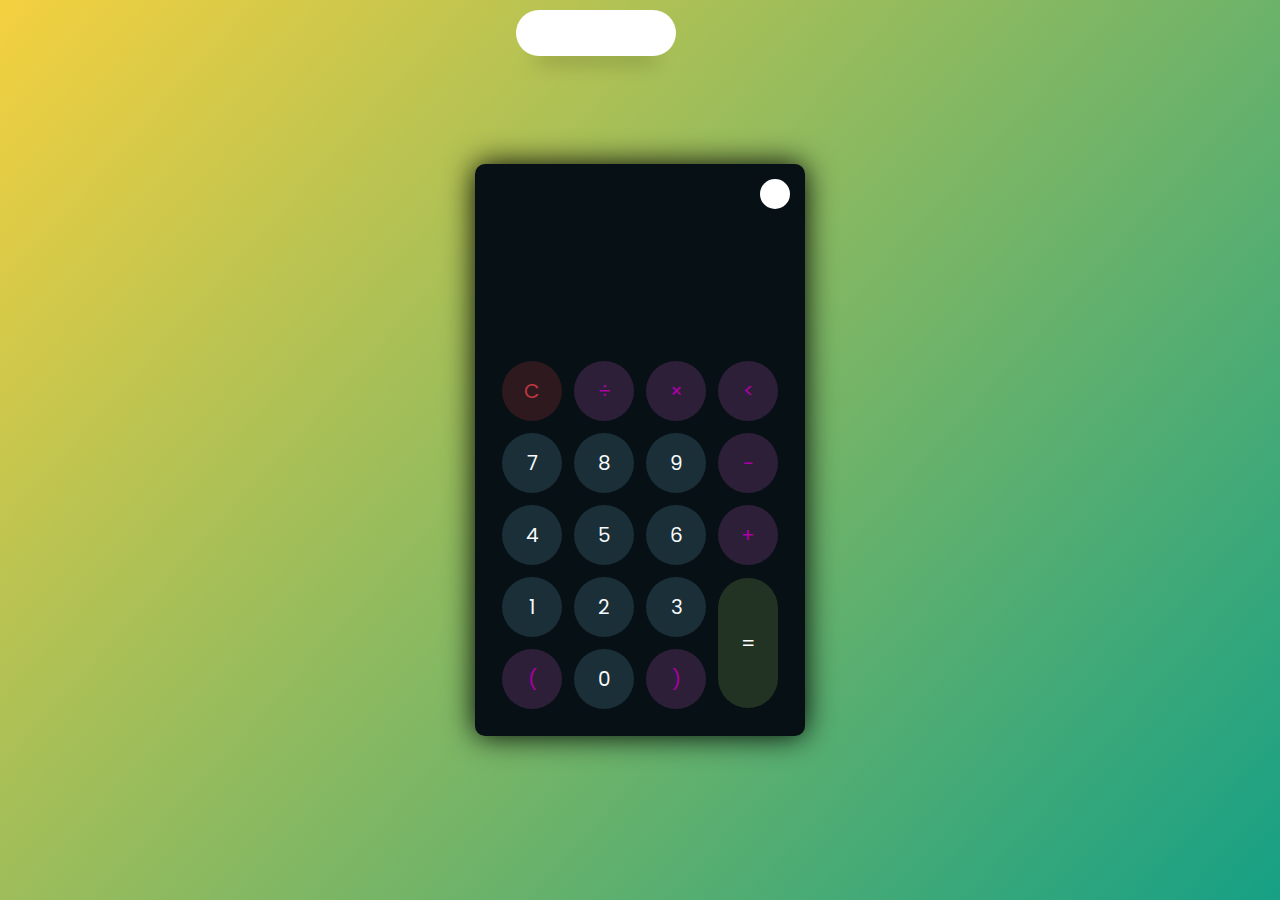
<file: Calculator/calculator.html>
<!DOCTYPE html>
<html lang="en">
<head>
    <meta charset="UTF-8">
    <meta name="viewport" content="width=device-width, initial-scale=1.0">
    <title>Calculator</title>
    <link rel="stylesheet" href="calculator.css">
    <link rel="stylesheet" href="https://unicons.iconscout.com/release/v4.0.8/css/line.css">
</head>
<body>
    <div class="topbar">
        <ul>
        <li><a id="clock"><i class="uil uil-clock"></a></i></li>
        <li><a id="calculator"><i class="uil uil-calculator"></a></i></li>
        <li><a id="stopwatch"><i class="uil uil-stopwatch"></a></i></li>
        <li><a id="calendar"><i class="uil uil-calender"></a></i></li>
    </ul>
    </div>
    <div class="container-calculator">
        <div class="calculator dark">
            <div class="theme-toggler active">
                <i class="toggler-icon"></i>
            </div>
            <div class="display-screen">
                <div id="display"></div>
            </div>
            <div class="buttons">
                <table>
                    <tr>
                        <td><button class="btn-operator" id="clear">C</button></td>
                        <td><button class="btn-operator" id="/">&divide;</button></td>
                        <td><button class="btn-operator" id="*">&times;</button></td>
                        <td><button class="btn-operator" id="backspace"><</button></td>
                    </tr>
                    <tr>
                        <td><button class="btn-number" id="7">7</button></td>
                        <td><button class="btn-number" id="8">8</button></td>
                        <td><button class="btn-number" id="9">9</button></td>
                        <td><button class="btn-operator" id="-">-</button></td>
                    </tr>
                    <tr>
                        <td><button class="btn-number" id="4">4</button></td>
                        <td><button class="btn-number" id="5">5</button></td>
                        <td><button class="btn-number" id="6">6</button></td>
                        <td><button class="btn-operator" id="+">+</button></td>
                    </tr>
                    <tr>
                        <td><button class="btn-number" id="1">1</button></td>
                        <td><button class="btn-number" id="2">2</button></td>
                        <td><button class="btn-number" id="3">3</button></td>
                        <td rowspan="2"><button class="btn-equal" id="equal">=</button></td>
                    </tr>
                    <tr>
                        <td><button class="btn-operator" id="(">(</button></td>
                        <td><button class="btn-number" id="0">0</button></td>
                        <td><button class="btn-operator" id=")">)</button></td>
                    </tr>
                </table>
            </div>
        </div>
    </div>
</body>
<script src="calculator.js"></script>
</html>
</file>
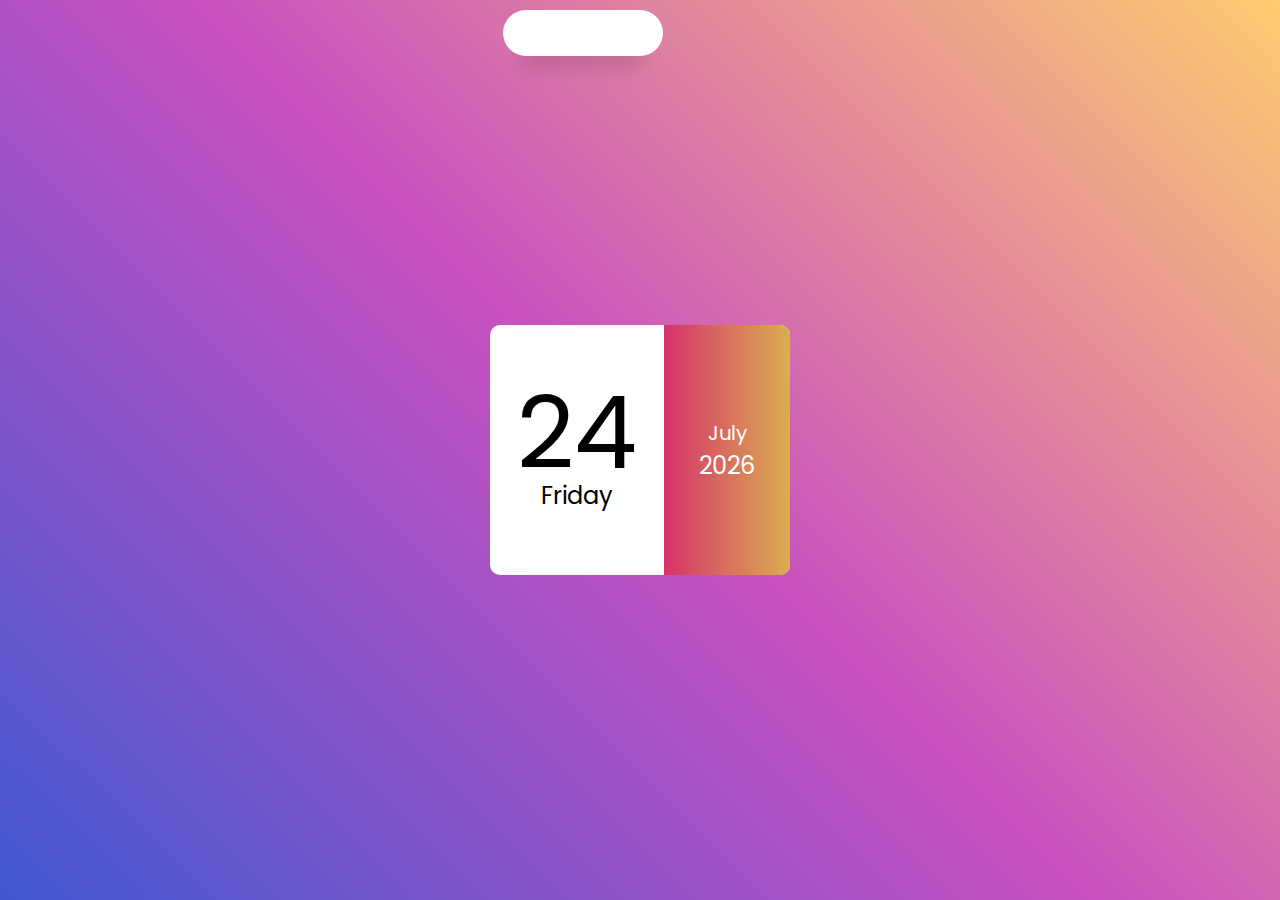
<file: Calendar/calendar.html>
<!DOCTYPE html>
<html lang="en">
<head>
    <meta charset="UTF-8">
    <meta name="viewport" content="width=device-width, initial-scale=1.0">
    <title>Web - Tools</title>
    <link rel="stylesheet" href="https://unicons.iconscout.com/release/v4.0.8/css/line.css">
    <link rel="stylesheet" href="calendar.css">
</head>
<body>
        <div class="topbar">
            <ul>
            <li><a id="clock"><i class="uil uil-clock"></a></i></li>
            <li><a id="calculator"><i class="uil uil-calculator"></a></i></li>
            <li><a id="stopwatch"><i class="uil uil-stopwatch"></a></i></li>
            <li><a id="calendar"><i class="uil uil-calender"></a></i></li>
        </ul>
        </div>
        <div class="container">
        <div class="head">
            <div class="left">
                <p id="date"></p>
                <p id="day"></p>
            </div>
            <div class="right">
                <p id="month"></p>
                <p id="year"></p>
            </div>
        </div>
    </div>
</body>
<script src="calendar.js"></script>
</html>
</file>
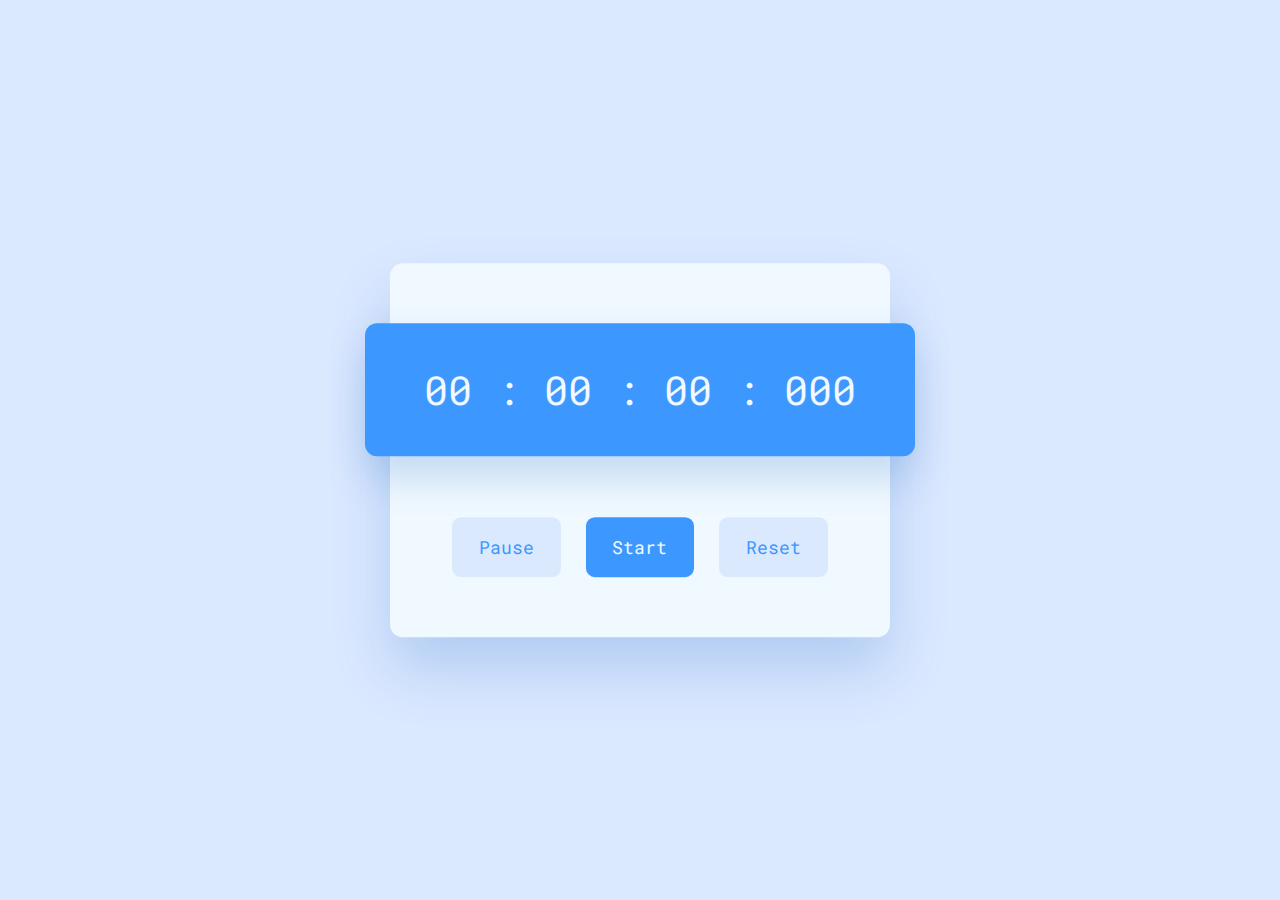
<file: StopWatch/stopwatch.html>
<!DOCTYPE html>
<html lang="en">
<head>
    <meta charset="UTF-8">
    <meta name="viewport" content="width=device-width, initial-scale=1.0">
    <title>StopWatch</title>
    <link rel="stylesheet" href="stopwatch.css"> 
    <link rel="stylesheet" href="https://unicons.iconscout.com/release/v4.0.8/css/line.css">       
</head>
<body> 
    <div class="topbar">
        <ul>
            <li><a id="clock"><i class="uil uil-clock"></i></a></li>
            <li><a id="calculator"><i class="uil uil-calculator"></i></a></li>
            <li><a id="stopwatch"><i class="uil uil-stopwatch"></i></a></li>
            <li><a id="calendar"><i class="uil uil-calender"></i></a></li>
        </ul>
    </div>
    <div class="container">
        <div class="timer-display">00 : 00 : 00 : 000</div>
        <div class="buttons">
            <button id="pause-timer">Pause</button>
            <button id="start-timer">Start</button>
            <button id="reset-timer">Reset</button>
        </div>
    </div>
</body>
<script src="stopwatch.js"></script>
</html>
</file>
<file: Calculator/calculator.css>
@import url('https://fonts.googleapis.com/css2?family=Kanit:ital,wght@1,100&family=Montserrat:wght@600&family=Poiret+One&family=Poppins:ital,wght@0,100;0,200;0,300;0,400;0,500;0,600;0,700;0,800;0,900;1,100;1,200;1,300;1,400;1,500;1,600;1,700;1,800;1,900&family=Raleway:wght@600&family=Roboto+Slab:wght@500&family=Yanone+Kaffeesatz&display=swap');

* {
    user-select: none;
    padding: 0;
    margin: 0;
    font-family: 'Poppins', sans-serif;
    box-sizing: border-box;
}

.topbar{
    border-radius: 50px;
    box-shadow: 0 25px 20px -20px rgba(0, 0, 0, 0.4);
    position: fixed;
    background-color: #ffffff;
    margin: 10px;
    left:39.5%;
    transition: top 0.3s; 
    z-index: 999;
}

.topbar ul li:hover i {
    transform: scale(2.0); 
    transition: transform 0.3s ease; 
    color: #3776c2; 
    transition: color 0.6s ease; 
}

.topbar ul {
    list-style: none;
    padding:0;
    text-align:center;
}

.topbar li{
    display:inline;
    margin: 0 20px;
}

.topbar ul li {
    padding: 10px;
    margin: 10px;
    color: #777;
    cursor: pointer;
    transition: transform 0.3s ease, color 0.6s ease; 
}

#clock, #calendar, #stopwatch, #calculator {
font-size:30px;
}

.container-calculator{
    background-color: #F4D03F;
    background-image: linear-gradient(132deg, #F4D03F 0%, #16A085 100%);
    place-items: center;
    display: grid;
    min-height: 100vh;
}

.calculator{
    position: relative;
    height: auto;
    width: auto;
    padding: 20px;
    border-radius: 10px;
    box-shadow: 0 0 30px #000;
}

.theme-toggler{
    position: absolute;
    top: 30px;
    right: 30px;
    color: #fff;
    cursor: pointer;
    z-index: 1;
}

.theme-toggler.active{
    color: #333;
}

.theme-toggler.active::before {
    background-color: #fff;
}

.theme-toggler::before{
    content: '';
    height: 30px;
    width: 30px;
    position: absolute;
    top: 50%;
    transform: translate(-50%, -50%);
    border-radius: 50%;
    background-color: #333;
    z-index: -1;
}

#display {
    margin: 0 10px;
    height: 150px;
    width: auto;
    max-width: 270px;
    display: flex;
    align-items: flex-end;
    justify-content: flex-end;
    font-size: 30px;
    margin-bottom: 20px;
    overflow-x: scroll;
}

#display::-webkit-scrollbar{
    display: block;
    height: 3px;
}

button {
    height: 60px;
    width: 60px;
    border: 0;
    border-radius: 30px;
    margin: 5px;
    font-size: 20px;
    cursor: pointer;
    transition: all 200ms ease;
}

button:hover{
    transform: scale(1.1);
}

button#equal {
    height: 130px;
}

/* Light theme for Calculator */

.calculator{
    background-color: #fff;
}

.calculator #display {
    color: #0a1e23;
}

.calculator button#clear {
    background-color: #ffd5d8;
    color: #fc4552;
}

.calculator button.btn-number{
    background-color: #c3eaff;
    color: #000;
}

.calculator button.btn-operator {
    background-color: #ffd0fd;
    color: #f967f3;
}

.calculator button.btn-equal {
    background-color: #adf9e7;
    color: #000;
}

/* Dark theme for Calculator */

.calculator.dark{
    background-color: #071115;
}

.calculator.dark #display {
    color: #f8fafd;
}

.calculator.dark button#clear{
    background-color: #2d191e;
    color: #bd3740;
}

.calculator.dark button.btn-number{
    background-color: #1b2f38;
    color: #f8fafb;
}

.calculator.dark button.btn-operator {
    background-color: #2e1f39;
    color: #aa00a4;
}

.calculator.dark button.btn-equal {
    background-color: #223323;
    color: #ffffff;
}
</file>
<file: Calendar/calendar.css>
@import url('https://fonts.googleapis.com/css2?family=Poppins:wght@200&display=swap');
* {
    user-select: none;
    padding: 0;
    margin: 0;
    font-family: 'Poppins', sans-serif;
    box-sizing: border-box;
}

.topbar{
    border-radius: 50px;
    box-shadow: 0 25px 20px -20px rgba(0, 0, 0, 0.4);
    position:fixed;
    background-color: #ffffff;
    margin: 10px;
    left:38.5%;
    transition: top 0.3s; 
}

.topbar ul li:hover i {
    transform: scale(2.0); 
    transition: transform 0.3s ease; 
    color: #3776c2; 
    transition: color 0.6s ease; 
}

.topbar ul {
    list-style: none;
    padding:0;
    text-align:center;
}

.topbar li{
    display:inline;
    margin: 0 20px;
}

.topbar ul li {
    padding: 10px;
    margin: 10px;
    color: #777;
    cursor: pointer;
    transition: transform 0.3s ease, color 0.6s ease; 
}

#clock, #calendar, #stopwatch, #calculator {
font-size:30px;
}

.container {
    width: 100%;
    min-height: 100vh;
    background: linear-gradient(45deg, #4158D0,#C850C0,#FFCC70);
    display: flex;
    align-items: center;
    justify-content: center;
}

.head {
    width: 300px;
    height: 250px;
    background: #fff;
    display: flex;
    align-items: center;
    border-radius: 10px;
}

.left, .right {
    width: 50%;
    height: 100%;
    align-items: center;
    justify-content: center;
    display: flex;
    font-size: 24px;
    flex-direction: column;
}

.right{
    background:linear-gradient(90deg, #d53369 0%, #daae51 100%);
    color: #fff;
    width: 42%;
    border-top-right-radius: 10px;
    border-bottom-right-radius: 10px;
}

.left{
    width: 58%;
}
#date {
    font-size: 100px;
    line-height: 90px;
}
#month {
    font-size: 20px;
}
</file>
<file: StopWatch/stopwatch.css>
@import url('https://fonts.googleapis.com/css2?family=Roboto+Mono:wght@600&display=swap');

* {
    padding: 0;
    margin: 0;
    box-sizing: border-box;
}

body {
    background-color: #dbe9ff;
}

.container {
    background-color: #f0f9ff;
    position:absolute;
    transform: translate(-50%, -50%);
    left: 50%;
    top: 50%;
    width: min(90%, 31.25em);
    padding: 3.75em 0;
    border-radius: 0.8em;
    box-shadow: 0 1.97em 3.75em rgba(1, 87, 185, 0.2);
}

.timer-display {
    position: relative;
    width: 110%;
    background-color: #3c98ff;
    left: -5%;
    padding: 1em 0;
    color: #f0f9ff;
    font-size: 2.5em;
    display: flex;
    font-family: "Roboto Mono", monospace;
    align-items: center;
    justify-content: space-around;
    border-radius: 0.3em;
    box-shadow: 0 0.5em 1em rgba(1, 87, 185, 0.2);
}

.buttons {
    width: 80%;
    margin: 3.8em auto 0 auto;
    display: flex;
    justify-content: space-around;
}

.buttons button {
    font-size: 1.12em;
    background-color: #dbe9ff;
    color: #3c98ff;
    border: none;
    font-family: "Roboto Mono";
    border-radius: 0.5em;
    padding: 1em 1.5em;
    cursor: pointer;
    outline: none;
}

#start-timer {
    background-color: #3c98ff;
    color: #f0f9ff;
}
</file>
